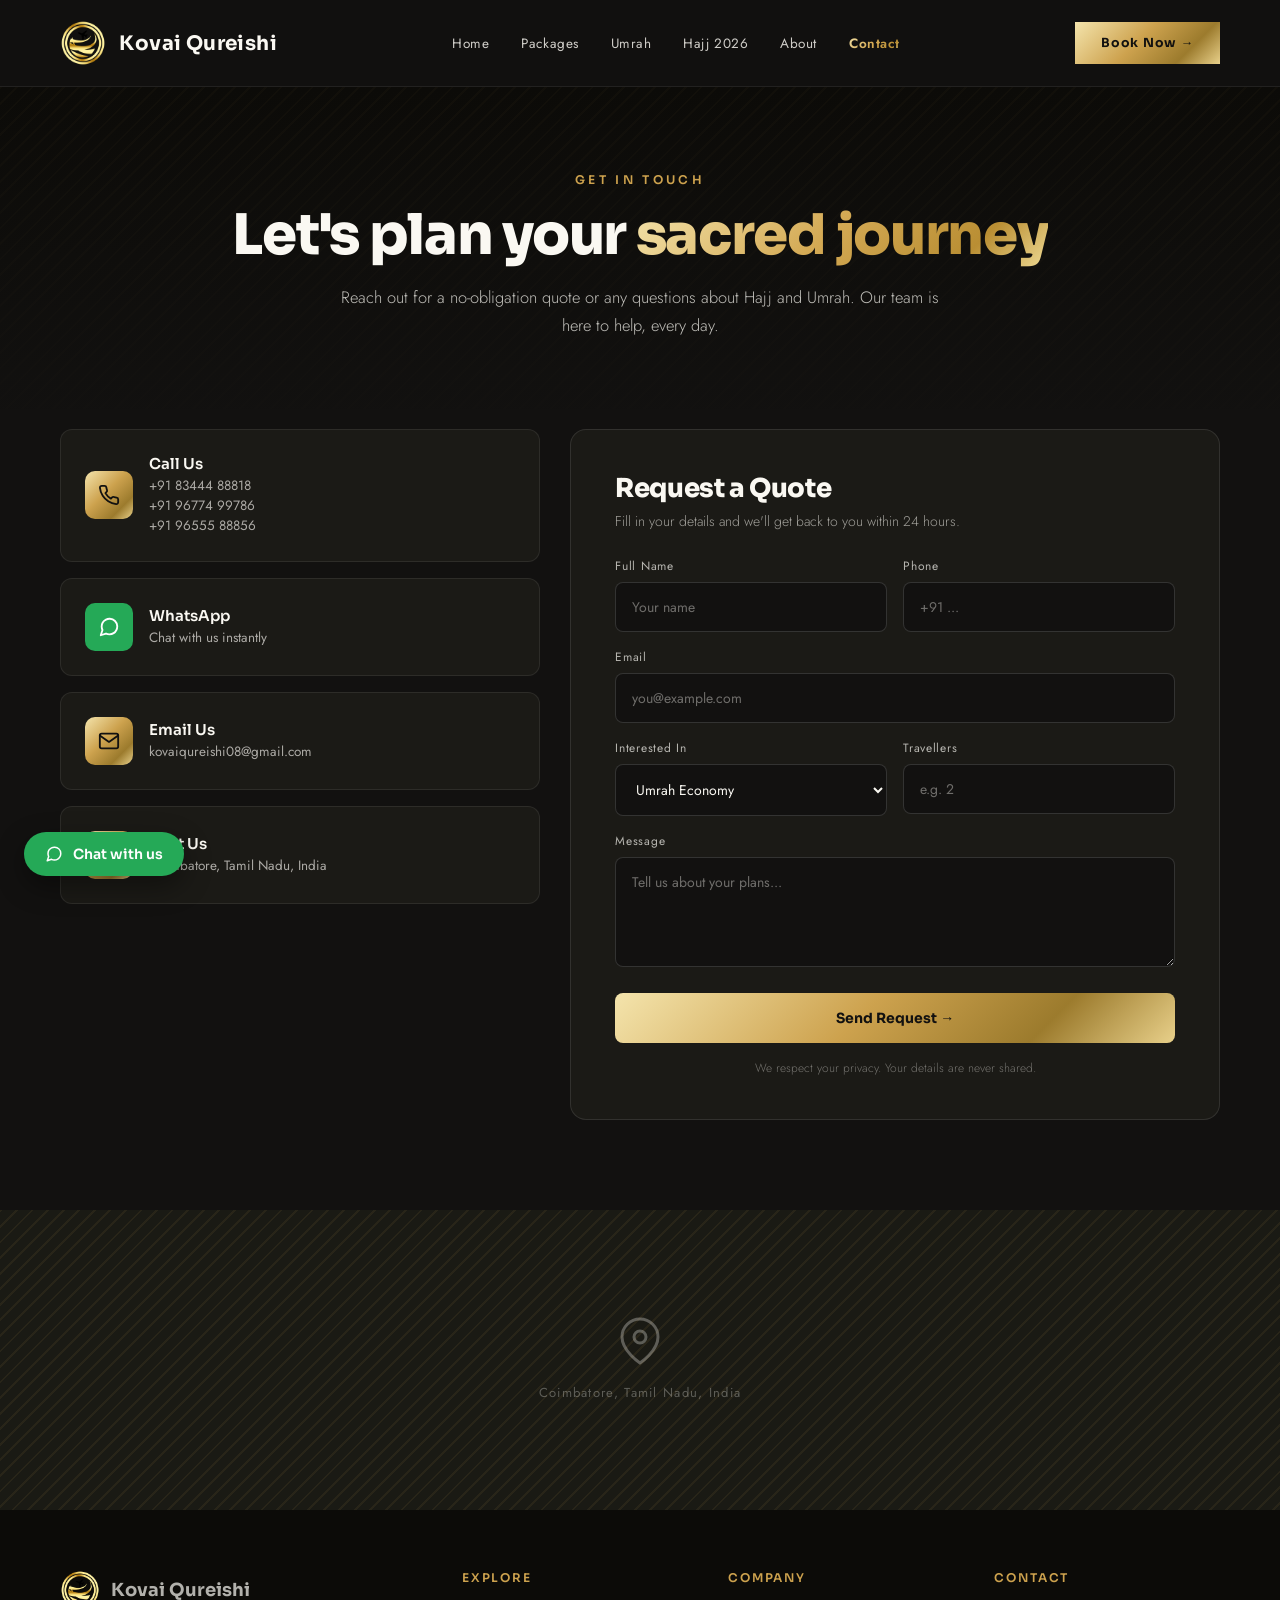
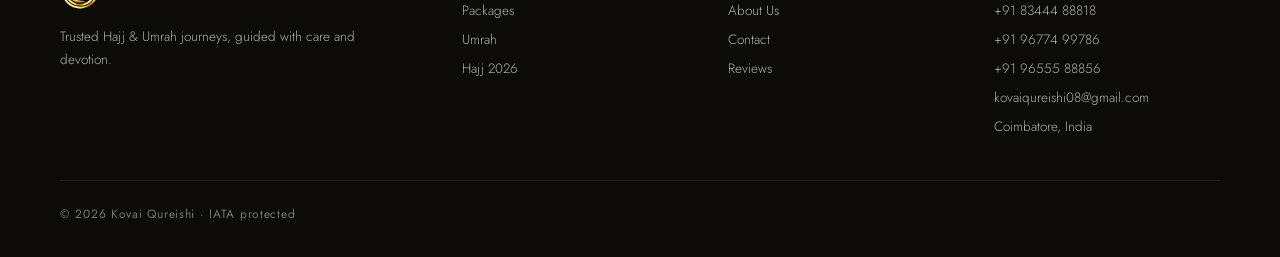
<file: Contact.html>
<!DOCTYPE html>
<html lang="en">
<head>
<meta charset="utf-8">
<meta name="viewport" content="width=device-width, initial-scale=1">
<title>Contact — Kovai Qureishi</title>
<link rel="preconnect" href="https://fonts.googleapis.com">
<link rel="preconnect" href="https://fonts.gstatic.com" crossorigin>
<link href="https://fonts.googleapis.com/css2?family=Jost:wght@300;400;500;600&family=Sora:wght@500;600;700;800&display=swap" rel="stylesheet">
<style>
  *{box-sizing:border-box;margin:0;padding:0}
  body{background:#0c0b08}
  a{text-decoration:none;color:inherit}
  .navlink{position:relative;transition:color .2s;cursor:pointer}
  .navlink:hover{color:#CDA24E}
  .btnhover{transition:filter .25s ease,transform .25s ease,background .25s ease,border-color .25s ease,color .25s ease}
  .btnhover:hover{filter:brightness(1.07)}
  .cardhover{transition:transform .3s ease,box-shadow .3s ease}
  .cardhover:hover{transform:translateY(-4px)}
  .gg-bg{background:linear-gradient(135deg,#F4E4AC 0%,#CDA24E 44%,#9C7B2D 76%,#E8D08A 100%)}
  .gg-text{background:linear-gradient(135deg,#F4E4AC 0%,#D4AA55 46%,#B98E33 80%,#F0DC96 100%);-webkit-background-clip:text;background-clip:text;-webkit-text-fill-color:transparent;color:transparent}
  .fld{width:100%;background:#121110;border:1px solid rgba(255,255,255,.14);color:#FAF8F2;font-family:'Jost',sans-serif;font-size:14px;padding:14px 16px;border-radius:8px;outline:none;transition:border-color .2s}
  .fld:focus{border-color:#CDA24E}
  .fld::placeholder{color:rgba(250,248,242,.4)}
</style>
<link rel="stylesheet" href="mobile.css">
</head>
<body>
<div style="max-width:1440px;margin:0 auto;position:relative;background:#121110;font-family:'Jost',sans-serif;color:#FAF8F2;overflow:hidden">

  <header style="position:sticky;top:0;z-index:40;display:flex;align-items:center;justify-content:space-between;padding:20px 60px;background:rgba(18,17,16,.92);backdrop-filter:blur(10px);border-bottom:1px solid rgba(255,255,255,.07)">
    <a href="Home.html" style="display:flex;align-items:center;gap:13px">
      <img src="project/assets/kovai-logo.png" alt="Kovai Qureishi" style="height:46px;width:auto;display:block">
      <span style="font-family:'Sora',sans-serif;font-weight:700;font-size:20px;letter-spacing:.02em;color:#FAF8F2">Kovai Qureishi</span>
    </a>
    <nav style="display:flex;align-items:center;gap:32px;font-size:13.5px;letter-spacing:.04em;color:rgba(250,248,242,.82)">
      <a class="navlink" href="Home.html">Home</a>
      <a class="navlink" href="Packages.html">Packages</a>
      <a class="navlink" href="Umrah.html">Umrah</a>
      <a class="navlink" href="Hajj.html">Hajj 2026</a>
      <a class="navlink" href="About.html">About</a>
      <a class="navlink gg-text" href="Contact.html" style="font-weight:600">Contact</a>
    </nav>
    <a href="Contact.html" class="btnhover gg-bg" style="font-family:'Sora',sans-serif;font-weight:700;font-size:12.5px;letter-spacing:.06em;color:#121110;padding:13px 26px">Book Now →</a>
  </header>

  <!-- HERO -->
  <section style="position:relative;padding:80px 60px 70px;text-align:center">
    <div style="position:absolute;inset:0;background:#0c0b08;background-image:repeating-linear-gradient(135deg,rgba(205,162,78,.1) 0 2px,transparent 2px 11px)"></div>
    <div style="position:absolute;inset:0;background:linear-gradient(180deg,rgba(12,11,8,.72),rgba(18,17,16,.95))"></div>
    <div style="position:relative">
      <span style="font-family:'Sora',sans-serif;font-weight:600;font-size:12px;letter-spacing:.28em;color:#CDA24E">GET IN TOUCH</span>
      <h1 style="font-family:'Sora',sans-serif;font-weight:800;font-size:56px;line-height:1.05;letter-spacing:-1.3px;margin-top:16px">Let's plan your <span class="gg-text">sacred journey</span></h1>
      <p style="font-size:16.5px;line-height:1.7;color:rgba(250,248,242,.75);max-width:600px;margin:18px auto 0;font-weight:300">Reach out for a no-obligation quote or any questions about Hajj and Umrah. Our team is here to help, every day.</p>
    </div>
  </section>

  <!-- CONTACT GRID -->
  <section style="padding:20px 60px 90px;background:#121110">
    <div style="display:grid;grid-template-columns:0.85fr 1.15fr;gap:30px;align-items:start">

      <!-- Contact info cards -->
      <div style="display:flex;flex-direction:column;gap:16px">
        <a class="cardhover btnhover" href="tel:+918344488818" style="display:flex;gap:16px;align-items:center;background:#1B1A16;border:1px solid rgba(255,255,255,.08);padding:24px;border-radius:12px">
          <span class="gg-bg" style="display:flex;width:48px;height:48px;border-radius:10px;align-items:center;justify-content:center;color:#121110;flex-shrink:0"><svg width="22" height="22" viewBox="0 0 24 24" fill="none" stroke="currentColor" stroke-width="2" stroke-linecap="round" stroke-linejoin="round"><path d="M22 16.92v3a2 2 0 0 1-2.18 2 19.8 19.8 0 0 1-8.63-3.07 19.5 19.5 0 0 1-6-6A19.8 19.8 0 0 1 2.12 4.18 2 2 0 0 1 4.11 2h3a2 2 0 0 1 2 1.72 12.8 12.8 0 0 0 .7 2.81 2 2 0 0 1-.45 2.11L8.09 9.91a16 16 0 0 0 6 6l1.27-1.27a2 2 0 0 1 2.11-.45 12.8 12.8 0 0 0 2.81.7A2 2 0 0 1 22 16.92z"/></svg></span>
          <div><div style="font-family:'Sora',sans-serif;font-weight:600;font-size:15px">Call Us</div><div style="font-size:13.5px;color:rgba(250,248,242,.65);margin-top:3px;line-height:1.5">+91 83444 88818<br>+91 96774 99786<br>+91 96555 88856</div></div>
        </a>
        <a class="cardhover btnhover" href="https://wa.me/918344488818" style="display:flex;gap:16px;align-items:center;background:#1B1A16;border:1px solid rgba(255,255,255,.08);padding:24px;border-radius:12px">
          <span style="display:flex;width:48px;height:48px;border-radius:10px;align-items:center;justify-content:center;color:#fff;background:#25A957;flex-shrink:0"><svg width="22" height="22" viewBox="0 0 24 24" fill="none" stroke="currentColor" stroke-width="2" stroke-linecap="round" stroke-linejoin="round"><path d="M21 11.5a8.38 8.38 0 0 1-.9 3.8 8.5 8.5 0 0 1-7.6 4.7 8.38 8.38 0 0 1-3.8-.9L3 21l1.9-5.7a8.38 8.38 0 0 1-.9-3.8 8.5 8.5 0 0 1 4.7-7.6 8.38 8.38 0 0 1 3.8-.9h.5a8.48 8.48 0 0 1 8 8z"/></svg></span>
          <div><div style="font-family:'Sora',sans-serif;font-weight:600;font-size:15px">WhatsApp</div><div style="font-size:13.5px;color:rgba(250,248,242,.65);margin-top:3px">Chat with us instantly</div></div>
        </a>
        <a class="cardhover btnhover" href="mailto:kovaiqureishi08@gmail.com" style="display:flex;gap:16px;align-items:center;background:#1B1A16;border:1px solid rgba(255,255,255,.08);padding:24px;border-radius:12px">
          <span class="gg-bg" style="display:flex;width:48px;height:48px;border-radius:10px;align-items:center;justify-content:center;color:#121110;flex-shrink:0"><svg width="22" height="22" viewBox="0 0 24 24" fill="none" stroke="currentColor" stroke-width="2" stroke-linecap="round" stroke-linejoin="round"><rect x="2" y="4" width="20" height="16" rx="2"/><path d="m22 6-10 7L2 6"/></svg></span>
          <div><div style="font-family:'Sora',sans-serif;font-weight:600;font-size:15px">Email Us</div><div style="font-size:13.5px;color:rgba(250,248,242,.65);margin-top:3px">kovaiqureishi08@gmail.com</div></div>
        </a>
        <div style="display:flex;gap:16px;align-items:center;background:#1B1A16;border:1px solid rgba(255,255,255,.08);padding:24px;border-radius:12px">
          <span class="gg-bg" style="display:flex;width:48px;height:48px;border-radius:10px;align-items:center;justify-content:center;color:#121110;flex-shrink:0"><svg width="22" height="22" viewBox="0 0 24 24" fill="none" stroke="currentColor" stroke-width="2" stroke-linecap="round" stroke-linejoin="round"><path d="M21 10c0 7-9 13-9 13s-9-6-9-13a9 9 0 0 1 18 0z"/><circle cx="12" cy="10" r="3"/></svg></span>
          <div><div style="font-family:'Sora',sans-serif;font-weight:600;font-size:15px">Visit Us</div><div style="font-size:13.5px;color:rgba(250,248,242,.65);margin-top:3px">Coimbatore, Tamil Nadu, India</div></div>
        </div>
      </div>

      <!-- FORM -->
      <div style="background:#1B1A16;border:1px solid rgba(255,255,255,.1);border-radius:16px;padding:42px 44px">
        <h2 style="font-family:'Sora',sans-serif;font-weight:800;font-size:26px;letter-spacing:-.4px">Request a Quote</h2>
        <p style="font-size:14px;color:rgba(250,248,242,.6);margin-top:6px;font-weight:300">Fill in your details and we'll get back to you within 24 hours.</p>

        <form id="form-body" style="margin-top:26px;display:flex;flex-direction:column;gap:16px">
          <input type="hidden" name="access_key" value="5130cefc-4d94-4937-a765-9985f4aabf46">
          <input type="hidden" name="subject" value="New Quote Request — Kovai Qureishi">
          <input type="hidden" name="from_name" value="Kovai Qureishi Website">
          <div style="display:grid;grid-template-columns:1fr 1fr;gap:16px">
            <div><label style="font-size:12px;letter-spacing:.06em;color:rgba(250,248,242,.7);display:block;margin-bottom:7px">Full Name</label><input class="fld" type="text" id="f-name" name="name" placeholder="Your name" required></div>
            <div><label style="font-size:12px;letter-spacing:.06em;color:rgba(250,248,242,.7);display:block;margin-bottom:7px">Phone</label><input class="fld" type="tel" id="f-phone" name="phone" placeholder="+91 ..." required></div>
          </div>
          <div><label style="font-size:12px;letter-spacing:.06em;color:rgba(250,248,242,.7);display:block;margin-bottom:7px">Email</label><input class="fld" type="email" id="f-email" name="email" placeholder="you@example.com"></div>
          <div style="display:grid;grid-template-columns:1fr 1fr;gap:16px">
            <div><label style="font-size:12px;letter-spacing:.06em;color:rgba(250,248,242,.7);display:block;margin-bottom:7px">Interested In</label>
              <select class="fld" id="f-pkg" name="package">
                <option style="background:#121110">Umrah Economy</option>
                <option style="background:#121110">Umrah Standard</option>
                <option style="background:#121110">Umrah Premium</option>
                <option style="background:#121110">Umrah Luxury</option>
                <option style="background:#121110">Ramadan Umrah</option>
                <option style="background:#121110">Hajj 2026</option>
              </select>
            </div>
            <div><label style="font-size:12px;letter-spacing:.06em;color:rgba(250,248,242,.7);display:block;margin-bottom:7px">Travellers</label><input class="fld" type="number" id="f-pax" name="travellers" min="1" placeholder="e.g. 2"></div>
          </div>
          <div><label style="font-size:12px;letter-spacing:.06em;color:rgba(250,248,242,.7);display:block;margin-bottom:7px">Message</label><textarea class="fld" id="f-msg" name="message" rows="4" placeholder="Tell us about your plans..." style="resize:vertical"></textarea></div>
          <button type="submit" id="submit-btn" class="btnhover gg-bg" style="font-family:'Sora',sans-serif;font-weight:700;font-size:14px;color:#121110;border:none;padding:16px;border-radius:8px;cursor:pointer;margin-top:4px">Send Request →</button>
          <p style="font-size:12px;color:rgba(250,248,242,.4);text-align:center;font-weight:300">We respect your privacy. Your details are never shared.</p>
        </form>

        <div id="form-success" style="display:none;margin-top:28px;background:rgba(37,169,87,.12);border:1px solid rgba(37,169,87,.5);border-radius:12px;padding:28px;text-align:center">
          <div style="display:flex;justify-content:center;margin-bottom:12px"><span style="display:flex;width:48px;height:48px;border-radius:50%;background:#25A957;color:#fff;align-items:center;justify-content:center"><svg width="24" height="24" viewBox="0 0 24 24" fill="none" stroke="currentColor" stroke-width="3" stroke-linecap="round" stroke-linejoin="round"><polyline points="20 6 9 17 4 12"/></svg></span></div>
          <div id="success-name" style="font-family:'Sora',sans-serif;font-weight:700;font-size:20px"></div>
          <p style="font-size:14px;color:rgba(250,248,242,.7);margin-top:8px;line-height:1.6;font-weight:300">Your request has been received. Our team will contact you shortly, in shaa Allah.</p>
          <button onclick="resetForm()" class="btnhover" style="margin-top:18px;font-family:'Sora',sans-serif;font-weight:600;font-size:13px;color:#CDA24E;background:transparent;border:1px solid #CDA24E;padding:11px 22px;border-radius:8px;cursor:pointer">Send another request</button>
        </div>
      </div>

    </div>
  </section>

  <!-- MAP PLACEHOLDER -->
  <section style="position:relative;height:300px;overflow:hidden;background:#1a1a14;background-image:repeating-linear-gradient(135deg,rgba(205,162,78,.08) 0 2px,transparent 2px 11px);display:flex;align-items:center;justify-content:center">
    <div style="text-align:center;color:rgba(250,248,242,.3)">
      <svg width="48" height="48" viewBox="0 0 24 24" fill="none" stroke="currentColor" stroke-width="1.5" stroke-linecap="round" stroke-linejoin="round"><path d="M21 10c0 7-9 13-9 13s-9-6-9-13a9 9 0 0 1 18 0z"/><circle cx="12" cy="10" r="3"/></svg>
      <div style="margin-top:12px;font-size:13px;letter-spacing:.1em">Coimbatore, Tamil Nadu, India</div>
    </div>
  </section>

  <footer style="background:#0c0b08;color:rgba(250,248,242,.7);padding:60px 60px 34px">
    <div style="display:grid;grid-template-columns:1.6fr 1fr 1fr 1fr;gap:40px;padding-bottom:44px;border-bottom:1px solid rgba(255,255,255,.08)">
      <div><div style="display:flex;align-items:center;gap:11px"><img src="project/assets/kovai-logo.png" alt="Kovai Qureishi" style="height:40px;width:auto;display:block"><span style="font-family:'Sora',sans-serif;font-weight:700;font-size:18px">Kovai Qureishi</span></div><p style="font-size:13.5px;line-height:1.7;margin-top:16px;max-width:300px;font-weight:300">Trusted Hajj &amp; Umrah journeys, guided with care and devotion.</p></div>
      <div><div style="font-family:'Sora',sans-serif;font-weight:600;font-size:12px;letter-spacing:.16em;text-transform:uppercase;color:#CDA24E;margin-bottom:16px">Explore</div><div style="display:flex;flex-direction:column;gap:10px;font-size:13.5px;font-weight:300"><a class="navlink" href="Packages.html">Packages</a><a class="navlink" href="Umrah.html">Umrah</a><a class="navlink" href="Hajj.html">Hajj 2026</a></div></div>
      <div><div style="font-family:'Sora',sans-serif;font-weight:600;font-size:12px;letter-spacing:.16em;text-transform:uppercase;color:#CDA24E;margin-bottom:16px">Company</div><div style="display:flex;flex-direction:column;gap:10px;font-size:13.5px;font-weight:300"><a class="navlink" href="About.html">About Us</a><a class="navlink" href="Contact.html">Contact</a><a class="navlink" href="Contact.html">Reviews</a></div></div>
      <div><div style="font-family:'Sora',sans-serif;font-weight:600;font-size:12px;letter-spacing:.16em;text-transform:uppercase;color:#CDA24E;margin-bottom:16px">Contact</div><div style="display:flex;flex-direction:column;gap:10px;font-size:13.5px;font-weight:300"><span>+91 83444 88818</span><span>+91 96774 99786</span><span>+91 96555 88856</span><span>kovaiqureishi08@gmail.com</span><span>Coimbatore, India</span></div></div>
    </div>
    <div style="padding-top:24px;font-size:12px;letter-spacing:.06em;color:rgba(250,248,242,.45)">© 2026 Kovai Qureishi · IATA protected</div>
  </footer>

  <a class="btnhover" href="https://wa.me/918344488818" style="position:fixed;left:24px;bottom:24px;z-index:100;display:flex;align-items:center;gap:10px;background:#25A957;color:#fff;font-family:'Sora',sans-serif;font-weight:600;font-size:14px;padding:13px 21px;border-radius:40px;box-shadow:0 10px 28px rgba(0,0,0,.4)"><svg width="18" height="18" viewBox="0 0 24 24" fill="none" stroke="currentColor" stroke-width="2" stroke-linecap="round" stroke-linejoin="round"><path d="M21 11.5a8.38 8.38 0 0 1-.9 3.8 8.5 8.5 0 0 1-7.6 4.7 8.38 8.38 0 0 1-3.8-.9L3 21l1.9-5.7a8.38 8.38 0 0 1-.9-3.8 8.5 8.5 0 0 1 4.7-7.6 8.38 8.38 0 0 1 3.8-.9h.5a8.48 8.48 0 0 1 8 8z"/></svg>Chat with us</a>

</div>
<script>
document.getElementById('form-body').addEventListener('submit', async function(e) {
  e.preventDefault();
  const btn = document.getElementById('submit-btn');
  const name = document.getElementById('f-name').value.trim() || 'friend';
  btn.textContent = 'Sending…';
  btn.disabled = true;
  const data = new FormData(this);
  try {
    const res = await fetch('https://api.web3forms.com/submit', { method:'POST', body: data });
    const json = await res.json();
    if (json.success) {
      document.getElementById('form-body').style.display = 'none';
      document.getElementById('form-success').style.display = 'block';
      document.getElementById('success-name').textContent = 'Thank you, ' + name + '!';
    } else {
      btn.textContent = 'Failed — try again';
      btn.disabled = false;
    }
  } catch {
    btn.textContent = 'Failed — try again';
    btn.disabled = false;
  }
});
function resetForm() {
  document.getElementById('form-body').reset();
  document.getElementById('submit-btn').textContent = 'Send Request →';
  document.getElementById('submit-btn').disabled = false;
  document.getElementById('form-success').style.display = 'none';
  document.getElementById('form-body').style.display = 'flex';
}
</script>
<script src="mobile.js"></script>
</body>
</html>
</file>
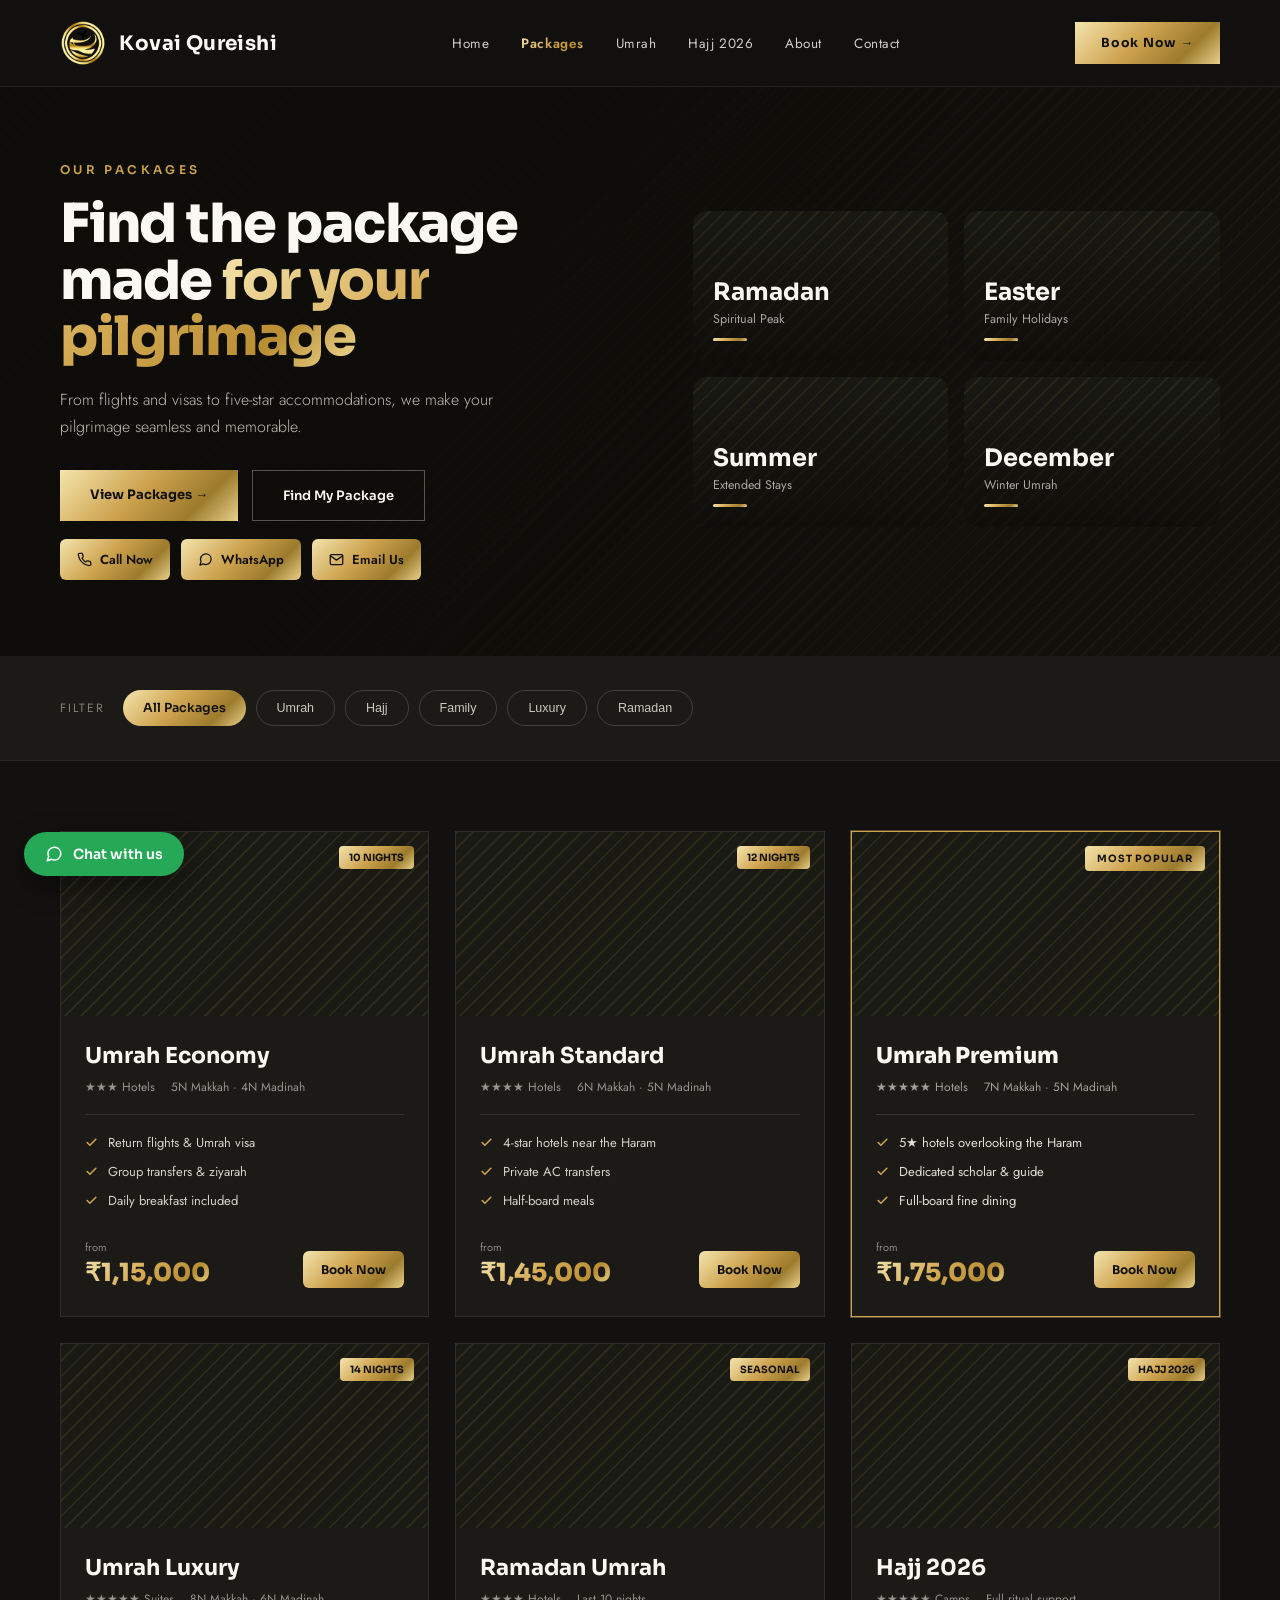
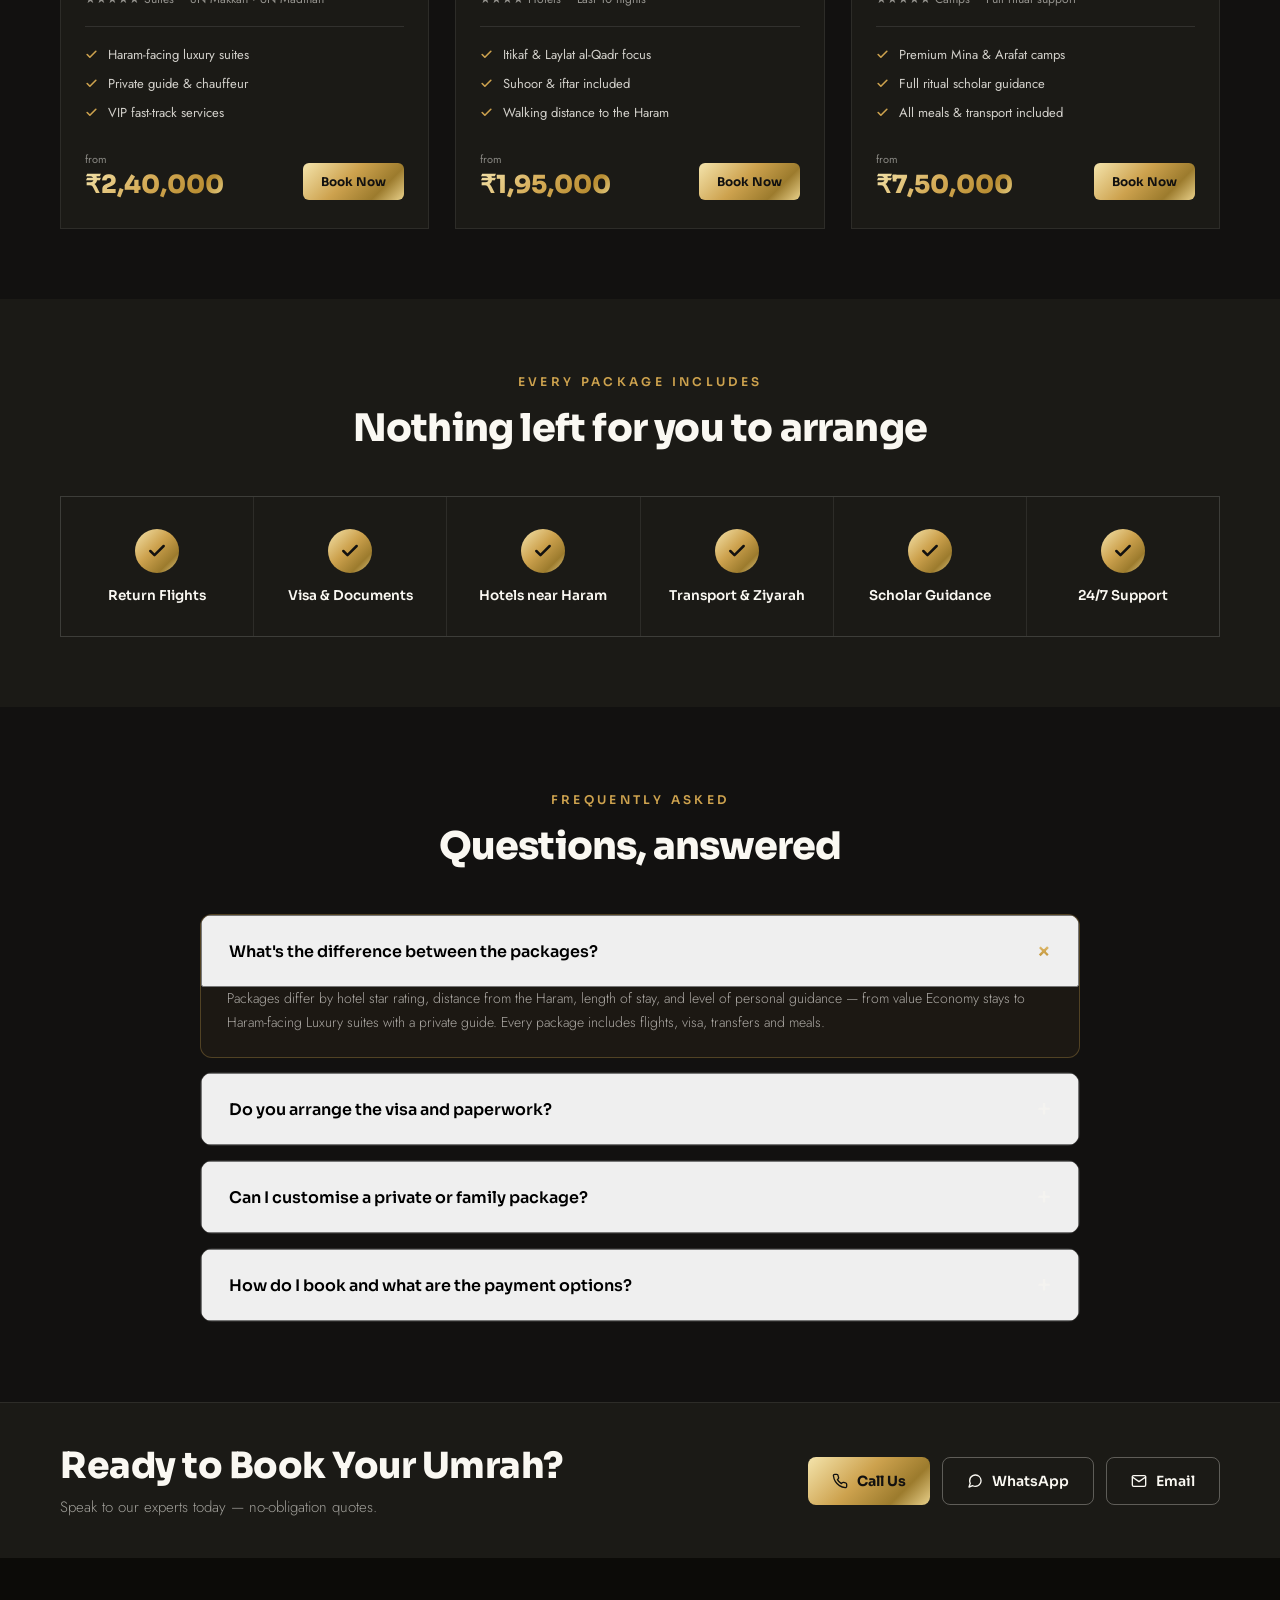
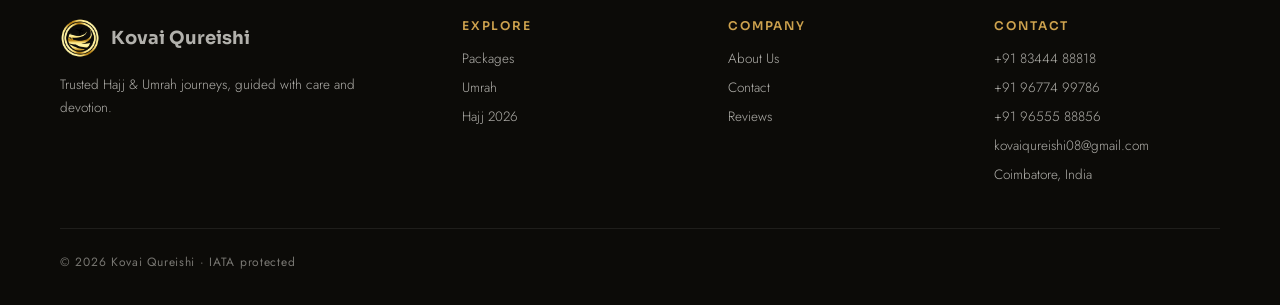
<file: Packages.html>
<!DOCTYPE html>
<html lang="en">
<head>
<meta charset="utf-8">
<meta name="viewport" content="width=device-width, initial-scale=1">
<title>Packages — Kovai Qureishi</title>
<link rel="preconnect" href="https://fonts.googleapis.com">
<link rel="preconnect" href="https://fonts.gstatic.com" crossorigin>
<link href="https://fonts.googleapis.com/css2?family=Jost:wght@300;400;500;600&family=Sora:wght@500;600;700;800&display=swap" rel="stylesheet">
<style>
  *{box-sizing:border-box;margin:0;padding:0}
  body{background:#0c0b08}
  a{text-decoration:none;color:inherit}
  .navlink{position:relative;transition:color .2s;cursor:pointer}
  .navlink:hover{color:#CDA24E}
  .btnhover{transition:filter .25s ease,transform .25s ease,background .25s ease,border-color .25s ease,color .25s ease}
  .btnhover:hover{filter:brightness(1.07)}
  .cardhover{transition:transform .3s ease,box-shadow .3s ease}
  .cardhover:hover{transform:translateY(-6px)}
  .gg-bg{background:linear-gradient(135deg,#F4E4AC 0%,#CDA24E 44%,#9C7B2D 76%,#E8D08A 100%)}
  .gg-text{background:linear-gradient(135deg,#F4E4AC 0%,#D4AA55 46%,#B98E33 80%,#F0DC96 100%);-webkit-background-clip:text;background-clip:text;-webkit-text-fill-color:transparent;color:transparent}
  .img-placeholder{background:#1a1a14;background-image:repeating-linear-gradient(135deg,rgba(205,162,78,.1) 0 2px,transparent 2px 11px)}
  .faq-item{border-radius:12px;overflow:hidden}
  .faq-answer{max-height:0;overflow:hidden;transition:max-height .35s ease,padding .35s ease}
  .faq-item.open .faq-answer{max-height:300px}
  .faq-toggle{cursor:pointer;display:flex;justify-content:space-between;align-items:center;padding:22px 26px;width:100%}
  .faq-icon{font-size:24px;font-family:'Sora',sans-serif;font-weight:500;transition:transform .3s ease;line-height:1}
  .faq-item.open .faq-icon{transform:rotate(45deg)}
  .whatsapp-float:hover{background:#1f9a4d!important}
</style>
<link rel="stylesheet" href="mobile.css">
</head>
<body>
<div style="max-width:1440px;margin:0 auto;position:relative;background:#121110;font-family:'Jost',sans-serif;color:#FAF8F2;overflow:hidden">

  <!-- NAV -->
  <header style="position:sticky;top:0;z-index:40;display:flex;align-items:center;justify-content:space-between;padding:20px 60px;background:rgba(18,17,16,.92);backdrop-filter:blur(10px);border-bottom:1px solid rgba(255,255,255,.07)">
    <a href="Home.html" style="display:flex;align-items:center;gap:13px">
      <img src="project/assets/kovai-logo.png" alt="Kovai Qureishi" style="height:46px;width:auto;display:block">
      <span style="font-family:'Sora',sans-serif;font-weight:700;font-size:20px;letter-spacing:.02em;color:#FAF8F2">Kovai Qureishi</span>
    </a>
    <nav style="display:flex;align-items:center;gap:32px;font-size:13.5px;letter-spacing:.04em;color:rgba(250,248,242,.82)">
      <a class="navlink" href="Home.html">Home</a>
      <a class="navlink gg-text" href="Packages.html" style="font-weight:600">Packages</a>
      <a class="navlink" href="Umrah.html">Umrah</a>
      <a class="navlink" href="Hajj.html">Hajj 2026</a>
      <a class="navlink" href="About.html">About</a>
      <a class="navlink" href="Contact.html">Contact</a>
    </nav>
    <a href="Contact.html" class="btnhover gg-bg" style="font-family:'Sora',sans-serif;font-weight:700;font-size:12.5px;letter-spacing:.06em;color:#121110;padding:13px 26px;cursor:pointer">Book Now →</a>
  </header>

  <!-- HERO -->
  <section style="position:relative;padding:70px 60px 76px">
    <div class="img-placeholder" style="position:absolute;inset:0;width:100%;height:100%"></div>
    <div style="position:absolute;inset:0;background:linear-gradient(120deg,rgba(12,11,8,.92) 35%,rgba(12,11,8,.55));pointer-events:none"></div>
    <div style="position:relative;display:grid;grid-template-columns:1.05fr 0.95fr;gap:50px;align-items:center">
      <div>
        <span style="font-family:'Sora',sans-serif;font-weight:600;font-size:12px;letter-spacing:.28em;color:#CDA24E">OUR PACKAGES</span>
        <h1 style="font-family:'Sora',sans-serif;font-weight:800;font-size:54px;line-height:1.05;letter-spacing:-1.2px;margin-top:16px">Find the package made <span class="gg-text">for your pilgrimage</span></h1>
        <p style="font-size:16px;line-height:1.7;color:rgba(250,248,242,.75);max-width:480px;margin-top:20px;font-weight:300">From flights and visas to five-star accommodations, we make your pilgrimage seamless and memorable.</p>
        <div style="display:flex;gap:14px;margin-top:30px">
          <a href="#grid" class="btnhover gg-bg" style="font-family:'Sora',sans-serif;font-weight:700;font-size:13px;color:#121110;padding:16px 30px;cursor:pointer">View Packages →</a>
          <a href="Contact.html" class="btnhover" style="font-family:'Sora',sans-serif;font-weight:600;font-size:13px;color:#FAF8F2;background:transparent;border:1px solid rgba(250,248,242,.3);padding:16px 30px;cursor:pointer">Find My Package</a>
        </div>
        <div style="display:flex;gap:11px;margin-top:18px;flex-wrap:wrap">
          <a class="btnhover gg-bg" href="tel:+918344488818" style="display:flex;align-items:center;gap:8px;color:#121110;font-size:13px;font-weight:600;padding:11px 17px;border-radius:6px">
            <svg width="15" height="15" viewBox="0 0 24 24" fill="none" stroke="currentColor" stroke-width="2" stroke-linecap="round" stroke-linejoin="round"><path d="M22 16.92v3a2 2 0 0 1-2.18 2 19.8 19.8 0 0 1-8.63-3.07 19.5 19.5 0 0 1-6-6A19.8 19.8 0 0 1 2.12 4.18 2 2 0 0 1 4.11 2h3a2 2 0 0 1 2 1.72 12.8 12.8 0 0 0 .7 2.81 2 2 0 0 1-.45 2.11L8.09 9.91a16 16 0 0 0 6 6l1.27-1.27a2 2 0 0 1 2.11-.45 12.8 12.8 0 0 0 2.81.7A2 2 0 0 1 22 16.92z"/></svg>
            Call Now
          </a>
          <a class="btnhover gg-bg" href="https://wa.me/918344488818" style="display:flex;align-items:center;gap:8px;color:#121110;font-size:13px;font-weight:600;padding:11px 17px;border-radius:6px">
            <svg width="15" height="15" viewBox="0 0 24 24" fill="none" stroke="currentColor" stroke-width="2" stroke-linecap="round" stroke-linejoin="round"><path d="M21 11.5a8.38 8.38 0 0 1-.9 3.8 8.5 8.5 0 0 1-7.6 4.7 8.38 8.38 0 0 1-3.8-.9L3 21l1.9-5.7a8.38 8.38 0 0 1-.9-3.8 8.5 8.5 0 0 1 4.7-7.6 8.38 8.38 0 0 1 3.8-.9h.5a8.48 8.48 0 0 1 8 8z"/></svg>
            WhatsApp
          </a>
          <a class="btnhover gg-bg" href="mailto:kovaiqureishi08@gmail.com" style="display:flex;align-items:center;gap:8px;color:#121110;font-size:13px;font-weight:600;padding:11px 17px;border-radius:6px">
            <svg width="15" height="15" viewBox="0 0 24 24" fill="none" stroke="currentColor" stroke-width="2" stroke-linecap="round" stroke-linejoin="round"><rect x="2" y="4" width="20" height="16" rx="2"/><path d="m22 6-10 7L2 6"/></svg>
            Email Us
          </a>
        </div>
      </div>
      <!-- Season grid -->
      <div style="display:grid;grid-template-columns:1fr 1fr;gap:16px">
        <div class="cardhover" style="position:relative;min-height:150px;border-radius:14px;overflow:hidden;display:flex;flex-direction:column;justify-content:flex-end;padding:20px">
          <div class="img-placeholder" style="position:absolute;inset:0"></div>
          <div style="position:absolute;inset:0;background:linear-gradient(180deg,rgba(12,11,8,.1),rgba(12,11,8,.82));pointer-events:none"></div>
          <div style="position:relative"><div style="font-family:'Sora',sans-serif;font-weight:700;font-size:24px;color:#FAF8F2">Ramadan</div><div style="font-size:12.5px;color:rgba(250,248,242,.65);margin-top:3px">Spiritual Peak</div><div class="gg-bg" style="width:34px;height:3px;border-radius:2px;margin-top:10px"></div></div>
        </div>
        <div class="cardhover" style="position:relative;min-height:150px;border-radius:14px;overflow:hidden;display:flex;flex-direction:column;justify-content:flex-end;padding:20px">
          <div class="img-placeholder" style="position:absolute;inset:0"></div>
          <div style="position:absolute;inset:0;background:linear-gradient(180deg,rgba(12,11,8,.1),rgba(12,11,8,.82));pointer-events:none"></div>
          <div style="position:relative"><div style="font-family:'Sora',sans-serif;font-weight:700;font-size:24px;color:#FAF8F2">Easter</div><div style="font-size:12.5px;color:rgba(250,248,242,.65);margin-top:3px">Family Holidays</div><div class="gg-bg" style="width:34px;height:3px;border-radius:2px;margin-top:10px"></div></div>
        </div>
        <div class="cardhover" style="position:relative;min-height:150px;border-radius:14px;overflow:hidden;display:flex;flex-direction:column;justify-content:flex-end;padding:20px">
          <div class="img-placeholder" style="position:absolute;inset:0"></div>
          <div style="position:absolute;inset:0;background:linear-gradient(180deg,rgba(12,11,8,.1),rgba(12,11,8,.82));pointer-events:none"></div>
          <div style="position:relative"><div style="font-family:'Sora',sans-serif;font-weight:700;font-size:24px;color:#FAF8F2">Summer</div><div style="font-size:12.5px;color:rgba(250,248,242,.65);margin-top:3px">Extended Stays</div><div class="gg-bg" style="width:34px;height:3px;border-radius:2px;margin-top:10px"></div></div>
        </div>
        <div class="cardhover" style="position:relative;min-height:150px;border-radius:14px;overflow:hidden;display:flex;flex-direction:column;justify-content:flex-end;padding:20px">
          <div class="img-placeholder" style="position:absolute;inset:0"></div>
          <div style="position:absolute;inset:0;background:linear-gradient(180deg,rgba(12,11,8,.1),rgba(12,11,8,.82));pointer-events:none"></div>
          <div style="position:relative"><div style="font-family:'Sora',sans-serif;font-weight:700;font-size:24px;color:#FAF8F2">December</div><div style="font-size:12.5px;color:rgba(250,248,242,.65);margin-top:3px">Winter Umrah</div><div class="gg-bg" style="width:34px;height:3px;border-radius:2px;margin-top:10px"></div></div>
        </div>
      </div>
    </div>
  </section>

  <!-- FILTER BAR -->
  <section style="padding:34px 60px;background:#1B1A16;border-bottom:1px solid rgba(255,255,255,.06);display:flex;align-items:center;gap:18px;flex-wrap:wrap">
    <span style="font-size:12px;letter-spacing:.16em;text-transform:uppercase;color:rgba(250,248,242,.45)">Filter</span>
    <div style="display:flex;gap:10px;flex-wrap:wrap">
      <button class="btnhover gg-bg filter-btn active" data-filter="all" style="font-family:'Sora',sans-serif;font-weight:600;font-size:12.5px;color:#121110;padding:10px 20px;border-radius:30px;cursor:pointer;border:none">All Packages</button>
      <button class="btnhover filter-btn" data-filter="umrah" style="font-size:12.5px;color:rgba(250,248,242,.78);padding:10px 20px;border:1px solid rgba(255,255,255,.16);border-radius:30px;background:transparent;cursor:pointer;transition:border-color .2s,color .2s">Umrah</button>
      <button class="btnhover filter-btn" data-filter="hajj" style="font-size:12.5px;color:rgba(250,248,242,.78);padding:10px 20px;border:1px solid rgba(255,255,255,.16);border-radius:30px;background:transparent;cursor:pointer;transition:border-color .2s,color .2s">Hajj</button>
      <button class="btnhover filter-btn" data-filter="family" style="font-size:12.5px;color:rgba(250,248,242,.78);padding:10px 20px;border:1px solid rgba(255,255,255,.16);border-radius:30px;background:transparent;cursor:pointer;transition:border-color .2s,color .2s">Family</button>
      <button class="btnhover filter-btn" data-filter="luxury" style="font-size:12.5px;color:rgba(250,248,242,.78);padding:10px 20px;border:1px solid rgba(255,255,255,.16);border-radius:30px;background:transparent;cursor:pointer;transition:border-color .2s,color .2s">Luxury</button>
      <button class="btnhover filter-btn" data-filter="ramadan" style="font-size:12.5px;color:rgba(250,248,242,.78);padding:10px 20px;border:1px solid rgba(255,255,255,.16);border-radius:30px;background:transparent;cursor:pointer;transition:border-color .2s,color .2s">Ramadan</button>
    </div>
  </section>

  <!-- PACKAGE GRID -->
  <section id="grid" style="padding:70px 60px;background:#121110">
    <div style="display:grid;grid-template-columns:repeat(3,1fr);gap:26px">

      <!-- Umrah Economy -->
      <div class="cardhover pkg-card" data-tags="umrah" style="background:#1B1A16;border:1px solid rgba(255,255,255,.08);display:flex;flex-direction:column">
        <div style="position:relative;height:184px">
          <div class="img-placeholder" style="position:absolute;inset:0"></div>
          <span class="gg-bg" style="position:absolute;top:14px;right:14px;font-family:'Sora',sans-serif;font-weight:700;font-size:10px;color:#121110;padding:5px 10px;border-radius:4px">10 NIGHTS</span>
        </div>
        <div style="padding:26px 24px 28px;display:flex;flex-direction:column;flex:1">
          <h3 style="font-family:'Sora',sans-serif;font-weight:700;font-size:22px">Umrah Economy</h3>
          <div style="display:flex;gap:16px;margin-top:9px;font-size:12px;color:rgba(250,248,242,.55)"><span>★★★ Hotels</span><span>5N Makkah · 4N Madinah</span></div>
          <div style="height:1px;background:rgba(255,255,255,.1);margin:18px 0"></div>
          <div style="display:flex;flex-direction:column;gap:10px;font-size:13px;color:rgba(250,248,242,.82)">
            <span style="display:flex;gap:10px;align-items:center"><span style="color:#CDA24E;display:flex"><svg width="13" height="13" viewBox="0 0 24 24" fill="none" stroke="currentColor" stroke-width="3" stroke-linecap="round" stroke-linejoin="round"><polyline points="20 6 9 17 4 12"/></svg></span>Return flights &amp; Umrah visa</span>
            <span style="display:flex;gap:10px;align-items:center"><span style="color:#CDA24E;display:flex"><svg width="13" height="13" viewBox="0 0 24 24" fill="none" stroke="currentColor" stroke-width="3" stroke-linecap="round" stroke-linejoin="round"><polyline points="20 6 9 17 4 12"/></svg></span>Group transfers &amp; ziyarah</span>
            <span style="display:flex;gap:10px;align-items:center"><span style="color:#CDA24E;display:flex"><svg width="13" height="13" viewBox="0 0 24 24" fill="none" stroke="currentColor" stroke-width="3" stroke-linecap="round" stroke-linejoin="round"><polyline points="20 6 9 17 4 12"/></svg></span>Daily breakfast included</span>
          </div>
          <div style="display:flex;align-items:flex-end;justify-content:space-between;margin-top:auto;padding-top:24px">
            <div><span style="font-size:11px;color:rgba(250,248,242,.5)">from</span><div class="gg-text" style="font-family:'Sora',sans-serif;font-weight:800;font-size:25px">₹1,15,000</div></div>
            <a href="Contact.html" class="btnhover gg-bg" style="font-family:'Sora',sans-serif;font-weight:700;font-size:12px;color:#121110;padding:11px 18px;border-radius:6px;cursor:pointer">Book Now</a>
          </div>
        </div>
      </div>

      <!-- Umrah Standard -->
      <div class="cardhover pkg-card" data-tags="umrah" style="background:#1B1A16;border:1px solid rgba(255,255,255,.08);display:flex;flex-direction:column">
        <div style="position:relative;height:184px">
          <div class="img-placeholder" style="position:absolute;inset:0"></div>
          <span class="gg-bg" style="position:absolute;top:14px;right:14px;font-family:'Sora',sans-serif;font-weight:700;font-size:10px;color:#121110;padding:5px 10px;border-radius:4px">12 NIGHTS</span>
        </div>
        <div style="padding:26px 24px 28px;display:flex;flex-direction:column;flex:1">
          <h3 style="font-family:'Sora',sans-serif;font-weight:700;font-size:22px">Umrah Standard</h3>
          <div style="display:flex;gap:16px;margin-top:9px;font-size:12px;color:rgba(250,248,242,.55)"><span>★★★★ Hotels</span><span>6N Makkah · 5N Madinah</span></div>
          <div style="height:1px;background:rgba(255,255,255,.1);margin:18px 0"></div>
          <div style="display:flex;flex-direction:column;gap:10px;font-size:13px;color:rgba(250,248,242,.82)">
            <span style="display:flex;gap:10px;align-items:center"><span style="color:#CDA24E;display:flex"><svg width="13" height="13" viewBox="0 0 24 24" fill="none" stroke="currentColor" stroke-width="3" stroke-linecap="round" stroke-linejoin="round"><polyline points="20 6 9 17 4 12"/></svg></span>4-star hotels near the Haram</span>
            <span style="display:flex;gap:10px;align-items:center"><span style="color:#CDA24E;display:flex"><svg width="13" height="13" viewBox="0 0 24 24" fill="none" stroke="currentColor" stroke-width="3" stroke-linecap="round" stroke-linejoin="round"><polyline points="20 6 9 17 4 12"/></svg></span>Private AC transfers</span>
            <span style="display:flex;gap:10px;align-items:center"><span style="color:#CDA24E;display:flex"><svg width="13" height="13" viewBox="0 0 24 24" fill="none" stroke="currentColor" stroke-width="3" stroke-linecap="round" stroke-linejoin="round"><polyline points="20 6 9 17 4 12"/></svg></span>Half-board meals</span>
          </div>
          <div style="display:flex;align-items:flex-end;justify-content:space-between;margin-top:auto;padding-top:24px">
            <div><span style="font-size:11px;color:rgba(250,248,242,.5)">from</span><div class="gg-text" style="font-family:'Sora',sans-serif;font-weight:800;font-size:25px">₹1,45,000</div></div>
            <a href="Contact.html" class="btnhover gg-bg" style="font-family:'Sora',sans-serif;font-weight:700;font-size:12px;color:#121110;padding:11px 18px;border-radius:6px;cursor:pointer">Book Now</a>
          </div>
        </div>
      </div>

      <!-- Umrah Premium (Most Popular) -->
      <div class="cardhover pkg-card" data-tags="umrah luxury" style="background:#1B1A16;border:1px solid #CDA24E;display:flex;flex-direction:column;position:relative;box-shadow:0 0 0 1px rgba(205,162,78,.4)">
        <span class="gg-bg" style="position:absolute;top:14px;right:14px;z-index:2;font-family:'Sora',sans-serif;font-weight:700;font-size:10px;letter-spacing:.08em;color:#121110;padding:6px 12px;border-radius:4px">MOST POPULAR</span>
        <div class="img-placeholder" style="width:100%;height:184px"></div>
        <div style="padding:26px 24px 28px;display:flex;flex-direction:column;flex:1">
          <h3 style="font-family:'Sora',sans-serif;font-weight:800;font-size:22px">Umrah Premium</h3>
          <div style="display:flex;gap:16px;margin-top:9px;font-size:12px;color:rgba(250,248,242,.6)"><span>★★★★★ Hotels</span><span>7N Makkah · 5N Madinah</span></div>
          <div style="height:1px;background:rgba(255,255,255,.12);margin:18px 0"></div>
          <div style="display:flex;flex-direction:column;gap:10px;font-size:13px;color:rgba(250,248,242,.88)">
            <span style="display:flex;gap:10px;align-items:center"><span style="color:#CDA24E;display:flex"><svg width="13" height="13" viewBox="0 0 24 24" fill="none" stroke="currentColor" stroke-width="3" stroke-linecap="round" stroke-linejoin="round"><polyline points="20 6 9 17 4 12"/></svg></span>5★ hotels overlooking the Haram</span>
            <span style="display:flex;gap:10px;align-items:center"><span style="color:#CDA24E;display:flex"><svg width="13" height="13" viewBox="0 0 24 24" fill="none" stroke="currentColor" stroke-width="3" stroke-linecap="round" stroke-linejoin="round"><polyline points="20 6 9 17 4 12"/></svg></span>Dedicated scholar &amp; guide</span>
            <span style="display:flex;gap:10px;align-items:center"><span style="color:#CDA24E;display:flex"><svg width="13" height="13" viewBox="0 0 24 24" fill="none" stroke="currentColor" stroke-width="3" stroke-linecap="round" stroke-linejoin="round"><polyline points="20 6 9 17 4 12"/></svg></span>Full-board fine dining</span>
          </div>
          <div style="display:flex;align-items:flex-end;justify-content:space-between;margin-top:auto;padding-top:24px">
            <div><span style="font-size:11px;color:rgba(250,248,242,.5)">from</span><div class="gg-text" style="font-family:'Sora',sans-serif;font-weight:800;font-size:25px">₹1,75,000</div></div>
            <a href="Contact.html" class="btnhover gg-bg" style="font-family:'Sora',sans-serif;font-weight:700;font-size:12px;color:#121110;padding:11px 18px;border-radius:6px;cursor:pointer">Book Now</a>
          </div>
        </div>
      </div>

      <!-- Umrah Luxury -->
      <div class="cardhover pkg-card" data-tags="umrah luxury" style="background:#1B1A16;border:1px solid rgba(255,255,255,.08);display:flex;flex-direction:column">
        <div style="position:relative;height:184px">
          <div class="img-placeholder" style="position:absolute;inset:0"></div>
          <span class="gg-bg" style="position:absolute;top:14px;right:14px;font-family:'Sora',sans-serif;font-weight:700;font-size:10px;color:#121110;padding:5px 10px;border-radius:4px">14 NIGHTS</span>
        </div>
        <div style="padding:26px 24px 28px;display:flex;flex-direction:column;flex:1">
          <h3 style="font-family:'Sora',sans-serif;font-weight:700;font-size:22px">Umrah Luxury</h3>
          <div style="display:flex;gap:16px;margin-top:9px;font-size:12px;color:rgba(250,248,242,.55)"><span>★★★★★ Suites</span><span>8N Makkah · 6N Madinah</span></div>
          <div style="height:1px;background:rgba(255,255,255,.1);margin:18px 0"></div>
          <div style="display:flex;flex-direction:column;gap:10px;font-size:13px;color:rgba(250,248,242,.82)">
            <span style="display:flex;gap:10px;align-items:center"><span style="color:#CDA24E;display:flex"><svg width="13" height="13" viewBox="0 0 24 24" fill="none" stroke="currentColor" stroke-width="3" stroke-linecap="round" stroke-linejoin="round"><polyline points="20 6 9 17 4 12"/></svg></span>Haram-facing luxury suites</span>
            <span style="display:flex;gap:10px;align-items:center"><span style="color:#CDA24E;display:flex"><svg width="13" height="13" viewBox="0 0 24 24" fill="none" stroke="currentColor" stroke-width="3" stroke-linecap="round" stroke-linejoin="round"><polyline points="20 6 9 17 4 12"/></svg></span>Private guide &amp; chauffeur</span>
            <span style="display:flex;gap:10px;align-items:center"><span style="color:#CDA24E;display:flex"><svg width="13" height="13" viewBox="0 0 24 24" fill="none" stroke="currentColor" stroke-width="3" stroke-linecap="round" stroke-linejoin="round"><polyline points="20 6 9 17 4 12"/></svg></span>VIP fast-track services</span>
          </div>
          <div style="display:flex;align-items:flex-end;justify-content:space-between;margin-top:auto;padding-top:24px">
            <div><span style="font-size:11px;color:rgba(250,248,242,.5)">from</span><div class="gg-text" style="font-family:'Sora',sans-serif;font-weight:800;font-size:25px">₹2,40,000</div></div>
            <a href="Contact.html" class="btnhover gg-bg" style="font-family:'Sora',sans-serif;font-weight:700;font-size:12px;color:#121110;padding:11px 18px;border-radius:6px;cursor:pointer">Book Now</a>
          </div>
        </div>
      </div>

      <!-- Ramadan Umrah -->
      <div class="cardhover pkg-card" data-tags="umrah ramadan" style="background:#1B1A16;border:1px solid rgba(255,255,255,.08);display:flex;flex-direction:column">
        <div style="position:relative;height:184px">
          <div class="img-placeholder" style="position:absolute;inset:0"></div>
          <span class="gg-bg" style="position:absolute;top:14px;right:14px;font-family:'Sora',sans-serif;font-weight:700;font-size:10px;color:#121110;padding:5px 10px;border-radius:4px">SEASONAL</span>
        </div>
        <div style="padding:26px 24px 28px;display:flex;flex-direction:column;flex:1">
          <h3 style="font-family:'Sora',sans-serif;font-weight:700;font-size:22px">Ramadan Umrah</h3>
          <div style="display:flex;gap:16px;margin-top:9px;font-size:12px;color:rgba(250,248,242,.55)"><span>★★★★ Hotels</span><span>Last 10 nights</span></div>
          <div style="height:1px;background:rgba(255,255,255,.1);margin:18px 0"></div>
          <div style="display:flex;flex-direction:column;gap:10px;font-size:13px;color:rgba(250,248,242,.82)">
            <span style="display:flex;gap:10px;align-items:center"><span style="color:#CDA24E;display:flex"><svg width="13" height="13" viewBox="0 0 24 24" fill="none" stroke="currentColor" stroke-width="3" stroke-linecap="round" stroke-linejoin="round"><polyline points="20 6 9 17 4 12"/></svg></span>Itikaf &amp; Laylat al-Qadr focus</span>
            <span style="display:flex;gap:10px;align-items:center"><span style="color:#CDA24E;display:flex"><svg width="13" height="13" viewBox="0 0 24 24" fill="none" stroke="currentColor" stroke-width="3" stroke-linecap="round" stroke-linejoin="round"><polyline points="20 6 9 17 4 12"/></svg></span>Suhoor &amp; iftar included</span>
            <span style="display:flex;gap:10px;align-items:center"><span style="color:#CDA24E;display:flex"><svg width="13" height="13" viewBox="0 0 24 24" fill="none" stroke="currentColor" stroke-width="3" stroke-linecap="round" stroke-linejoin="round"><polyline points="20 6 9 17 4 12"/></svg></span>Walking distance to the Haram</span>
          </div>
          <div style="display:flex;align-items:flex-end;justify-content:space-between;margin-top:auto;padding-top:24px">
            <div><span style="font-size:11px;color:rgba(250,248,242,.5)">from</span><div class="gg-text" style="font-family:'Sora',sans-serif;font-weight:800;font-size:25px">₹1,95,000</div></div>
            <a href="Contact.html" class="btnhover gg-bg" style="font-family:'Sora',sans-serif;font-weight:700;font-size:12px;color:#121110;padding:11px 18px;border-radius:6px;cursor:pointer">Book Now</a>
          </div>
        </div>
      </div>

      <!-- Hajj 2026 -->
      <div class="cardhover pkg-card" data-tags="hajj" style="background:#1B1A16;border:1px solid rgba(255,255,255,.08);display:flex;flex-direction:column">
        <div style="position:relative;height:184px">
          <div class="img-placeholder" style="position:absolute;inset:0"></div>
          <span class="gg-bg" style="position:absolute;top:14px;right:14px;font-family:'Sora',sans-serif;font-weight:700;font-size:10px;color:#121110;padding:5px 10px;border-radius:4px">HAJJ 2026</span>
        </div>
        <div style="padding:26px 24px 28px;display:flex;flex-direction:column;flex:1">
          <h3 style="font-family:'Sora',sans-serif;font-weight:700;font-size:22px">Hajj 2026</h3>
          <div style="display:flex;gap:16px;margin-top:9px;font-size:12px;color:rgba(250,248,242,.55)"><span>★★★★★ Camps</span><span>Full ritual support</span></div>
          <div style="height:1px;background:rgba(255,255,255,.1);margin:18px 0"></div>
          <div style="display:flex;flex-direction:column;gap:10px;font-size:13px;color:rgba(250,248,242,.82)">
            <span style="display:flex;gap:10px;align-items:center"><span style="color:#CDA24E;display:flex"><svg width="13" height="13" viewBox="0 0 24 24" fill="none" stroke="currentColor" stroke-width="3" stroke-linecap="round" stroke-linejoin="round"><polyline points="20 6 9 17 4 12"/></svg></span>Premium Mina &amp; Arafat camps</span>
            <span style="display:flex;gap:10px;align-items:center"><span style="color:#CDA24E;display:flex"><svg width="13" height="13" viewBox="0 0 24 24" fill="none" stroke="currentColor" stroke-width="3" stroke-linecap="round" stroke-linejoin="round"><polyline points="20 6 9 17 4 12"/></svg></span>Full ritual scholar guidance</span>
            <span style="display:flex;gap:10px;align-items:center"><span style="color:#CDA24E;display:flex"><svg width="13" height="13" viewBox="0 0 24 24" fill="none" stroke="currentColor" stroke-width="3" stroke-linecap="round" stroke-linejoin="round"><polyline points="20 6 9 17 4 12"/></svg></span>All meals &amp; transport included</span>
          </div>
          <div style="display:flex;align-items:flex-end;justify-content:space-between;margin-top:auto;padding-top:24px">
            <div><span style="font-size:11px;color:rgba(250,248,242,.5)">from</span><div class="gg-text" style="font-family:'Sora',sans-serif;font-weight:800;font-size:25px">₹7,50,000</div></div>
            <a href="Contact.html" class="btnhover gg-bg" style="font-family:'Sora',sans-serif;font-weight:700;font-size:12px;color:#121110;padding:11px 18px;border-radius:6px;cursor:pointer">Book Now</a>
          </div>
        </div>
      </div>

    </div>
  </section>

  <!-- INCLUSIONS -->
  <section style="padding:70px 60px;background:#1B1A16">
    <div style="text-align:center;margin-bottom:44px">
      <span style="font-family:'Sora',sans-serif;font-weight:600;font-size:12px;letter-spacing:.28em;color:#CDA24E">EVERY PACKAGE INCLUDES</span>
      <h2 style="font-family:'Sora',sans-serif;font-weight:800;font-size:38px;letter-spacing:-.8px;margin-top:12px">Nothing left for you to arrange</h2>
    </div>
    <div style="display:grid;grid-template-columns:repeat(6,1fr);gap:1px;background:rgba(255,255,255,.08);border:1px solid rgba(255,255,255,.08)">
      <div style="background:#1B1A16;padding:32px 16px;text-align:center"><span class="gg-bg" style="display:inline-flex;width:44px;height:44px;border-radius:50%;align-items:center;justify-content:center;color:#121110"><svg width="20" height="20" viewBox="0 0 24 24" fill="none" stroke="currentColor" stroke-width="3" stroke-linecap="round" stroke-linejoin="round"><polyline points="20 6 9 17 4 12"/></svg></span><div style="font-family:'Sora',sans-serif;font-weight:600;font-size:13.5px;margin-top:14px">Return Flights</div></div>
      <div style="background:#1B1A16;padding:32px 16px;text-align:center"><span class="gg-bg" style="display:inline-flex;width:44px;height:44px;border-radius:50%;align-items:center;justify-content:center;color:#121110"><svg width="20" height="20" viewBox="0 0 24 24" fill="none" stroke="currentColor" stroke-width="3" stroke-linecap="round" stroke-linejoin="round"><polyline points="20 6 9 17 4 12"/></svg></span><div style="font-family:'Sora',sans-serif;font-weight:600;font-size:13.5px;margin-top:14px">Visa &amp; Documents</div></div>
      <div style="background:#1B1A16;padding:32px 16px;text-align:center"><span class="gg-bg" style="display:inline-flex;width:44px;height:44px;border-radius:50%;align-items:center;justify-content:center;color:#121110"><svg width="20" height="20" viewBox="0 0 24 24" fill="none" stroke="currentColor" stroke-width="3" stroke-linecap="round" stroke-linejoin="round"><polyline points="20 6 9 17 4 12"/></svg></span><div style="font-family:'Sora',sans-serif;font-weight:600;font-size:13.5px;margin-top:14px">Hotels near Haram</div></div>
      <div style="background:#1B1A16;padding:32px 16px;text-align:center"><span class="gg-bg" style="display:inline-flex;width:44px;height:44px;border-radius:50%;align-items:center;justify-content:center;color:#121110"><svg width="20" height="20" viewBox="0 0 24 24" fill="none" stroke="currentColor" stroke-width="3" stroke-linecap="round" stroke-linejoin="round"><polyline points="20 6 9 17 4 12"/></svg></span><div style="font-family:'Sora',sans-serif;font-weight:600;font-size:13.5px;margin-top:14px">Transport &amp; Ziyarah</div></div>
      <div style="background:#1B1A16;padding:32px 16px;text-align:center"><span class="gg-bg" style="display:inline-flex;width:44px;height:44px;border-radius:50%;align-items:center;justify-content:center;color:#121110"><svg width="20" height="20" viewBox="0 0 24 24" fill="none" stroke="currentColor" stroke-width="3" stroke-linecap="round" stroke-linejoin="round"><polyline points="20 6 9 17 4 12"/></svg></span><div style="font-family:'Sora',sans-serif;font-weight:600;font-size:13.5px;margin-top:14px">Scholar Guidance</div></div>
      <div style="background:#1B1A16;padding:32px 16px;text-align:center"><span class="gg-bg" style="display:inline-flex;width:44px;height:44px;border-radius:50%;align-items:center;justify-content:center;color:#121110"><svg width="20" height="20" viewBox="0 0 24 24" fill="none" stroke="currentColor" stroke-width="3" stroke-linecap="round" stroke-linejoin="round"><polyline points="20 6 9 17 4 12"/></svg></span><div style="font-family:'Sora',sans-serif;font-weight:600;font-size:13.5px;margin-top:14px">24/7 Support</div></div>
    </div>
  </section>

  <!-- FAQ -->
  <section style="padding:80px 60px;background:#121110">
    <div style="text-align:center;margin-bottom:44px">
      <span style="font-family:'Sora',sans-serif;font-weight:600;font-size:12px;letter-spacing:.28em;color:#CDA24E">FREQUENTLY ASKED</span>
      <h2 style="font-family:'Sora',sans-serif;font-weight:800;font-size:38px;letter-spacing:-.8px;margin-top:12px">Questions, answered</h2>
    </div>
    <div style="max-width:880px;margin:0 auto;display:flex;flex-direction:column;gap:14px">

      <div class="faq-item open" style="border:1px solid rgba(205,162,78,.3);background:rgba(205,162,78,.05)">
        <button class="faq-toggle" onclick="toggleFaq(this)">
          <span style="font-family:'Sora',sans-serif;font-weight:600;font-size:16px;text-align:left">What's the difference between the packages?</span>
          <span class="faq-icon gg-text">+</span>
        </button>
        <div class="faq-answer" style="padding:0 26px 22px;font-size:14px;color:rgba(250,248,242,.65);line-height:1.7;font-weight:300">Packages differ by hotel star rating, distance from the Haram, length of stay, and level of personal guidance — from value Economy stays to Haram-facing Luxury suites with a private guide. Every package includes flights, visa, transfers and meals.</div>
      </div>

      <div class="faq-item" style="border:1px solid rgba(255,255,255,.1);background:transparent">
        <button class="faq-toggle" onclick="toggleFaq(this)">
          <span style="font-family:'Sora',sans-serif;font-weight:600;font-size:16px;text-align:left">Do you arrange the visa and paperwork?</span>
          <span class="faq-icon" style="color:rgba(250,248,242,.5)">+</span>
        </button>
        <div class="faq-answer" style="padding:0 26px;font-size:14px;color:rgba(250,248,242,.65);line-height:1.7;font-weight:300">Yes — we handle all Umrah and Hajj visa applications, documentation, and government formalities on your behalf. You just need to provide your passport and photos; we take care of the rest.</div>
      </div>

      <div class="faq-item" style="border:1px solid rgba(255,255,255,.1);background:transparent">
        <button class="faq-toggle" onclick="toggleFaq(this)">
          <span style="font-family:'Sora',sans-serif;font-weight:600;font-size:16px;text-align:left">Can I customise a private or family package?</span>
          <span class="faq-icon" style="color:rgba(250,248,242,.5)">+</span>
        </button>
        <div class="faq-answer" style="padding:0 26px;font-size:14px;color:rgba(250,248,242,.65);line-height:1.7;font-weight:300">Absolutely. We build bespoke itineraries for families, couples, and private groups. Contact us with your dates, group size, and preferences and we'll craft a package around your needs.</div>
      </div>

      <div class="faq-item" style="border:1px solid rgba(255,255,255,.1);background:transparent">
        <button class="faq-toggle" onclick="toggleFaq(this)">
          <span style="font-family:'Sora',sans-serif;font-weight:600;font-size:16px;text-align:left">How do I book and what are the payment options?</span>
          <span class="faq-icon" style="color:rgba(250,248,242,.5)">+</span>
        </button>
        <div class="faq-answer" style="padding:0 26px;font-size:14px;color:rgba(250,248,242,.65);line-height:1.7;font-weight:300">You can book by calling, WhatsApp, or email. We accept bank transfers and accept instalments for most packages. A deposit secures your place and the balance is due before departure.</div>
      </div>

    </div>
  </section>

  <!-- CTA STRIP -->
  <section style="background:#1B1A16;padding:40px 60px;display:flex;align-items:center;justify-content:space-between;gap:30px;flex-wrap:wrap;border-top:1px solid rgba(255,255,255,.08)">
    <div>
      <h2 style="font-family:'Sora',sans-serif;font-weight:800;font-size:36px;letter-spacing:-.5px;color:#FAF8F2">Ready to Book Your Umrah?</h2>
      <p style="font-size:15px;color:rgba(250,248,242,.6);margin-top:8px;font-weight:300">Speak to our experts today — no-obligation quotes.</p>
    </div>
    <div style="display:flex;gap:12px;flex-wrap:wrap">
      <a class="btnhover gg-bg" href="tel:+918344488818" style="display:flex;align-items:center;gap:9px;color:#121110;font-family:'Sora',sans-serif;font-weight:700;font-size:14px;padding:14px 24px;border-radius:8px">
        <svg width="16" height="16" viewBox="0 0 24 24" fill="none" stroke="currentColor" stroke-width="2" stroke-linecap="round" stroke-linejoin="round"><path d="M22 16.92v3a2 2 0 0 1-2.18 2 19.8 19.8 0 0 1-8.63-3.07 19.5 19.5 0 0 1-6-6A19.8 19.8 0 0 1 2.12 4.18 2 2 0 0 1 4.11 2h3a2 2 0 0 1 2 1.72 12.8 12.8 0 0 0 .7 2.81 2 2 0 0 1-.45 2.11L8.09 9.91a16 16 0 0 0 6 6l1.27-1.27a2 2 0 0 1 2.11-.45 12.8 12.8 0 0 0 2.81.7A2 2 0 0 1 22 16.92z"/></svg>
        Call Us
      </a>
      <a class="btnhover" href="https://wa.me/918344488818" style="display:flex;align-items:center;gap:9px;background:transparent;color:#FAF8F2;border:1px solid rgba(250,248,242,.3);font-family:'Sora',sans-serif;font-weight:600;font-size:14px;padding:14px 24px;border-radius:8px">
        <svg width="16" height="16" viewBox="0 0 24 24" fill="none" stroke="currentColor" stroke-width="2" stroke-linecap="round" stroke-linejoin="round"><path d="M21 11.5a8.38 8.38 0 0 1-.9 3.8 8.5 8.5 0 0 1-7.6 4.7 8.38 8.38 0 0 1-3.8-.9L3 21l1.9-5.7a8.38 8.38 0 0 1-.9-3.8 8.5 8.5 0 0 1 4.7-7.6 8.38 8.38 0 0 1 3.8-.9h.5a8.48 8.48 0 0 1 8 8z"/></svg>
        WhatsApp
      </a>
      <a class="btnhover" href="mailto:kovaiqureishi08@gmail.com" style="display:flex;align-items:center;gap:9px;background:transparent;color:#FAF8F2;border:1px solid rgba(250,248,242,.3);font-family:'Sora',sans-serif;font-weight:600;font-size:14px;padding:14px 24px;border-radius:8px">
        <svg width="16" height="16" viewBox="0 0 24 24" fill="none" stroke="currentColor" stroke-width="2" stroke-linecap="round" stroke-linejoin="round"><rect x="2" y="4" width="20" height="16" rx="2"/><path d="m22 6-10 7L2 6"/></svg>
        Email
      </a>
    </div>
  </section>

  <!-- FOOTER -->
  <footer style="background:#0c0b08;color:rgba(250,248,242,.7);padding:60px 60px 34px">
    <div style="display:grid;grid-template-columns:1.6fr 1fr 1fr 1fr;gap:40px;padding-bottom:44px;border-bottom:1px solid rgba(255,255,255,.08)">
      <div>
        <div style="display:flex;align-items:center;gap:11px">
          <img src="project/assets/kovai-logo.png" alt="Kovai Qureishi" style="height:40px;width:auto;display:block">
          <span style="font-family:'Sora',sans-serif;font-weight:700;font-size:18px">Kovai Qureishi</span>
        </div>
        <p style="font-size:13.5px;line-height:1.7;margin-top:16px;max-width:300px;font-weight:300">Trusted Hajj &amp; Umrah journeys, guided with care and devotion.</p>
      </div>
      <div>
        <div style="font-family:'Sora',sans-serif;font-weight:600;font-size:12px;letter-spacing:.16em;text-transform:uppercase;color:#CDA24E;margin-bottom:16px">Explore</div>
        <div style="display:flex;flex-direction:column;gap:10px;font-size:13.5px;font-weight:300">
          <a class="navlink" href="Packages.html">Packages</a>
          <a class="navlink" href="Umrah.html">Umrah</a>
          <a class="navlink" href="Hajj.html">Hajj 2026</a>
        </div>
      </div>
      <div>
        <div style="font-family:'Sora',sans-serif;font-weight:600;font-size:12px;letter-spacing:.16em;text-transform:uppercase;color:#CDA24E;margin-bottom:16px">Company</div>
        <div style="display:flex;flex-direction:column;gap:10px;font-size:13.5px;font-weight:300">
          <a class="navlink" href="About.html">About Us</a>
          <a class="navlink" href="Contact.html">Contact</a>
          <a class="navlink" href="Contact.html">Reviews</a>
        </div>
      </div>
      <div>
        <div style="font-family:'Sora',sans-serif;font-weight:600;font-size:12px;letter-spacing:.16em;text-transform:uppercase;color:#CDA24E;margin-bottom:16px">Contact</div>
        <div style="display:flex;flex-direction:column;gap:10px;font-size:13.5px;font-weight:300">
          <span>+91 83444 88818</span>
          <span>+91 96774 99786</span>
          <span>+91 96555 88856</span>
          <span>kovaiqureishi08@gmail.com</span>
          <span>Coimbatore, India</span>
        </div>
      </div>
    </div>
    <div style="padding-top:24px;font-size:12px;letter-spacing:.06em;color:rgba(250,248,242,.45)">© 2026 Kovai Qureishi · IATA protected</div>
  </footer>

  <!-- WhatsApp float -->
  <a class="btnhover whatsapp-float" href="https://wa.me/918344488818" style="position:fixed;left:24px;bottom:24px;z-index:100;display:flex;align-items:center;gap:10px;background:#25A957;color:#fff;font-family:'Sora',sans-serif;font-weight:600;font-size:14px;padding:13px 21px;border-radius:40px;box-shadow:0 10px 28px rgba(0,0,0,.4)">
    <svg width="18" height="18" viewBox="0 0 24 24" fill="none" stroke="currentColor" stroke-width="2" stroke-linecap="round" stroke-linejoin="round"><path d="M21 11.5a8.38 8.38 0 0 1-.9 3.8 8.5 8.5 0 0 1-7.6 4.7 8.38 8.38 0 0 1-3.8-.9L3 21l1.9-5.7a8.38 8.38 0 0 1-.9-3.8 8.5 8.5 0 0 1 4.7-7.6 8.38 8.38 0 0 1 3.8-.9h.5a8.48 8.48 0 0 1 8 8z"/></svg>
    Chat with us
  </a>

</div>

<script>
  // FAQ accordion
  function toggleFaq(btn) {
    const item = btn.closest('.faq-item');
    const isOpen = item.classList.contains('open');
    // close all
    document.querySelectorAll('.faq-item.open').forEach(el => el.classList.remove('open'));
    if (!isOpen) item.classList.add('open');
  }
  // set initial open state answer padding
  document.querySelectorAll('.faq-item.open .faq-answer').forEach(el => {
    el.style.maxHeight = el.scrollHeight + 'px';
  });
  // fix: use transition on open class toggle
  document.querySelectorAll('.faq-item').forEach(item => {
    const answer = item.querySelector('.faq-answer');
    const observer = new MutationObserver(() => {
      if (item.classList.contains('open')) {
        answer.style.maxHeight = answer.scrollHeight + 'px';
        answer.style.paddingBottom = '22px';
      } else {
        answer.style.maxHeight = '0';
        answer.style.paddingBottom = '0';
      }
    });
    observer.observe(item, { attributes: true, attributeFilter: ['class'] });
  });

  // Filter buttons
  const filterBtns = document.querySelectorAll('.filter-btn');
  const pkgCards = document.querySelectorAll('.pkg-card');

  filterBtns.forEach(btn => {
    btn.addEventListener('click', () => {
      const filter = btn.dataset.filter;
      // update button styles
      filterBtns.forEach(b => {
        b.classList.remove('gg-bg', 'active');
        b.style.color = 'rgba(250,248,242,.78)';
        b.style.border = '1px solid rgba(255,255,255,.16)';
        b.style.background = 'transparent';
      });
      btn.classList.add('gg-bg', 'active');
      btn.style.color = '#121110';
      btn.style.border = 'none';
      btn.style.background = '';

      // filter cards
      pkgCards.forEach(card => {
        const tags = card.dataset.tags || '';
        const show = filter === 'all' || tags.split(' ').includes(filter);
        card.style.display = show ? 'flex' : 'none';
      });
    });
  });
</script>
<script src="mobile.js"></script>
</body>
</html>
</file>
<file: mobile.css>
/* ── Mobile & Tablet Responsive Overrides ── */

/* Hamburger button (hidden on desktop) */
.mob-menu-btn {
  display: none;
  flex-direction: column;
  gap: 5px;
  cursor: pointer;
  background: none;
  border: none;
  padding: 4px;
  z-index: 50;
}
.mob-menu-btn span {
  display: block;
  width: 24px;
  height: 2px;
  background: #FAF8F2;
  border-radius: 2px;
  transition: transform .3s, opacity .3s;
}
.mob-nav {
  display: none;
  flex-direction: column;
  gap: 0;
  position: fixed;
  top: 0; left: 0; right: 0; bottom: 0;
  background: rgba(18,17,16,.98);
  z-index: 45;
  align-items: center;
  justify-content: center;
  padding: 60px 30px;
}
.mob-nav.open { display: flex !important; }
.mob-nav a {
  font-family: 'Sora', sans-serif;
  font-size: 24px;
  font-weight: 600;
  color: #FAF8F2;
  padding: 16px 0;
  border-bottom: 1px solid rgba(255,255,255,.08);
  width: 100%;
  text-align: center;
  text-decoration: none;
  transition: color .2s;
}
.mob-nav a:hover { color: #CDA24E; }
.mob-nav .mob-close {
  position: absolute;
  top: 22px; right: 22px;
  background: none; border: none;
  color: #FAF8F2; font-size: 28px;
  cursor: pointer; line-height: 1;
}

@media (max-width: 860px) {

  /* ── Header ── */
  header {
    padding: 14px 20px !important;
  }
  header > a > span { font-size: 16px !important; }
  header > a > img { height: 36px !important; }
  header nav { display: none !important; }
  header > a[href*="Contact"] { display: none !important; }
  .mob-menu-btn { display: flex !important; }

  /* ── Section padding ── */
  section {
    padding-left: 20px !important;
    padding-right: 20px !important;
  }

  /* ── 2-column hero grids → single column ── */
  [style*="grid-template-columns:1.05fr 0.95fr"],
  [style*="grid-template-columns:1.1fr 0.9fr"],
  [style*="grid-template-columns:0.85fr 1.15fr"],
  [style*="grid-template-columns:1fr 1fr"],
  [style*="grid-template-columns:1.6fr 1fr 1fr 1fr"] {
    grid-template-columns: 1fr !important;
  }

  /* ── 3-column package grids → 1 column ── */
  [style*="grid-template-columns:repeat(3,1fr)"] {
    grid-template-columns: 1fr !important;
  }

  /* ── 4-column grids → 2 columns ── */
  [style*="grid-template-columns:repeat(4,1fr)"] {
    grid-template-columns: 1fr 1fr !important;
  }

  /* ── 5-column timeline → 1 column ── */
  [style*="grid-template-columns:repeat(5,1fr)"] {
    grid-template-columns: 1fr 1fr !important;
  }

  /* ── 6-column inclusions → 2 columns ── */
  [style*="grid-template-columns:repeat(6,1fr)"] {
    grid-template-columns: 1fr 1fr !important;
  }

  /* ── Hero image panels: hide tall right-side image on mobile ── */
  [style*="position:relative;background:#0c0b08"] {
    min-height: 220px !important;
  }

  /* ── Large headings ── */
  h1 { font-size: 36px !important; letter-spacing: -0.8px !important; }
  h2 { font-size: 26px !important; letter-spacing: -0.5px !important; }
  h3 { font-size: 19px !important; }

  /* ── Hero font sizes (Sora) ── */
  [style*="font-size:72px"] { font-size: 38px !important; }
  [style*="font-size:62px"] { font-size: 34px !important; }
  [style*="font-size:60px"] { font-size: 32px !important; }
  [style*="font-size:58px"] { font-size: 30px !important; }
  [style*="font-size:56px"] { font-size: 30px !important; }
  [style*="font-size:54px"] { font-size: 28px !important; }
  [style*="font-size:46px"] { font-size: 26px !important; }
  [style*="font-size:42px"] { font-size: 24px !important; }
  [style*="font-size:38px"] { font-size: 22px !important; }
  [style*="font-size:36px"] { font-size: 22px !important; }

  /* ── Stats numbers ── */
  [style*="font-size:30px"] { font-size: 22px !important; }
  [style*="font-size:46px;line-height:1"] { font-size: 30px !important; }

  /* ── CTA strip: stack ── */
  [style*="display:flex;align-items:center;justify-content:space-between"] {
    flex-direction: column !important;
    align-items: flex-start !important;
    gap: 20px !important;
  }

  /* ── Button groups: wrap ── */
  [style*="display:flex;gap:14px;margin-top:36px"],
  [style*="display:flex;gap:14px;margin-top:30px"],
  [style*="display:flex;gap:12px;flex-wrap:wrap"] {
    flex-wrap: wrap !important;
  }

  /* ── Footer ── */
  footer { padding: 40px 20px 24px !important; }

  /* ── Hero text sections ── */
  [style*="padding:84px 60px"],
  [style*="padding:76px 60px"],
  [style*="padding:72px 60px"],
  [style*="padding:80px 60px"] {
    padding: 44px 20px !important;
  }

  /* ── Contact grid ── */
  [style*="grid-template-columns:0.85fr 1.15fr"] {
    grid-template-columns: 1fr !important;
  }

  /* ── Form padding ── */
  [style*="padding:42px 44px"] { padding: 28px 20px !important; }

  /* ── Hajj package split ── */
  [style*="grid-template-columns:1fr 1fr;gap:0"] {
    grid-template-columns: 1fr !important;
  }
  [style*="padding:56px 50px"] { padding: 32px 24px !important; }

  /* ── WhatsApp float: smaller ── */
  [style*="position:fixed;left:24px;bottom:24px"] {
    padding: 11px 16px !important;
    font-size: 12px !important;
  }

  /* ── Stats band ── */
  [style*="padding:60px;display:grid"] {
    padding: 40px 20px !important;
    grid-template-columns: 1fr 1fr !important;
  }
}

@media (max-width: 480px) {
  [style*="grid-template-columns:repeat(4,1fr)"],
  [style*="grid-template-columns:repeat(5,1fr)"],
  [style*="grid-template-columns:repeat(6,1fr)"],
  [style*="grid-template-columns:1fr 1fr"] {
    grid-template-columns: 1fr !important;
  }

  [style*="display:grid;grid-template-columns:1fr 1fr;gap:16px"] {
    grid-template-columns: 1fr !important;
  }

  h1 { font-size: 30px !important; }
  h2 { font-size: 22px !important; }
}
</file>
